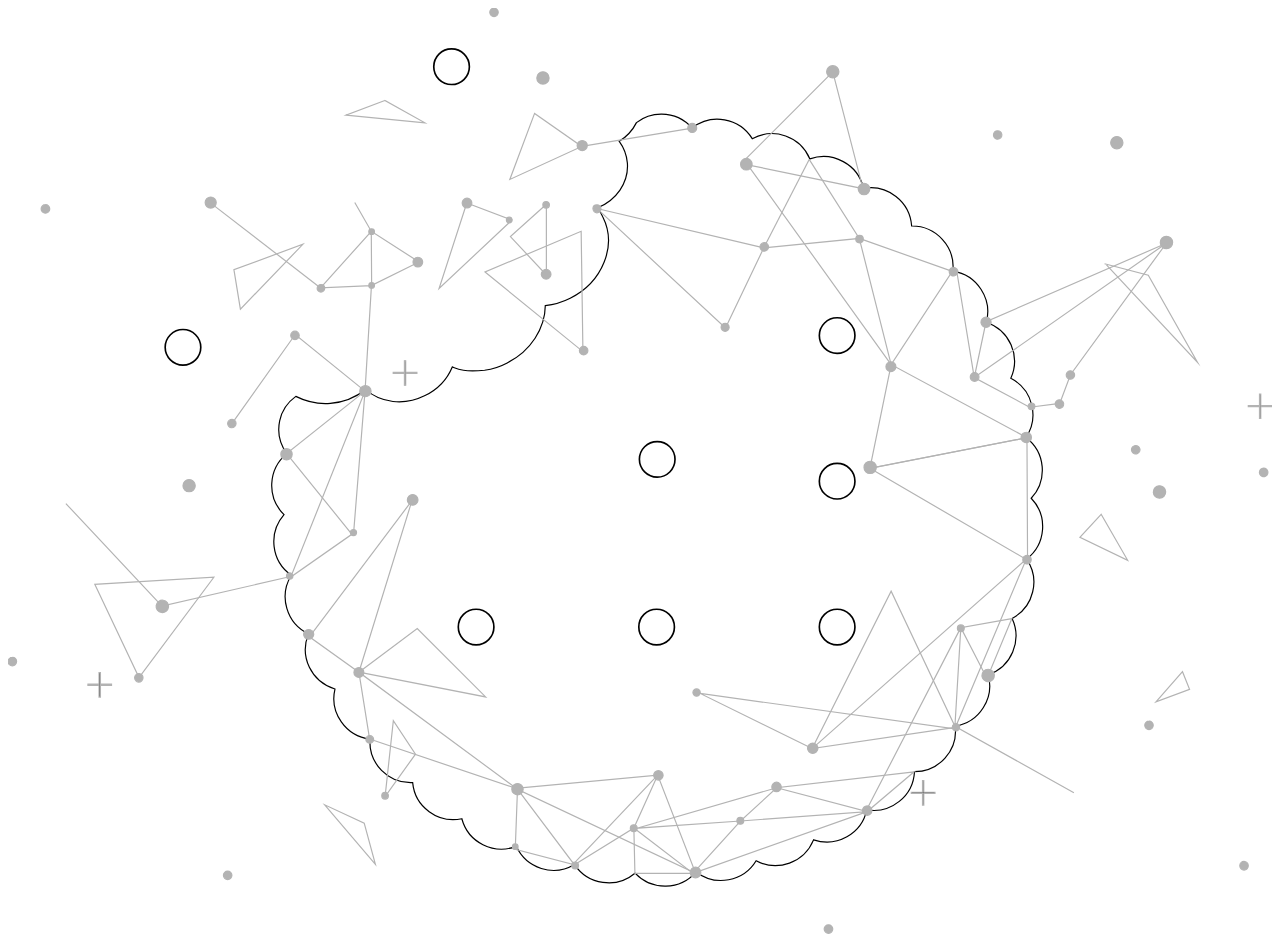
<file: demo.html>
<!DOCTYPE html>
<html lang="en">
  <head>
    <meta charset="UTF-8" />
    <meta http-equiv="X-UA-Compatible" content="IE=edge" />
    <meta name="viewport" content="width=device-width, initial-scale=1.0" />
    <title>Demo</title>
  </head>
  <body>
    <svg
      version="1.1"
      id="Layer_1"
      xmlns="http://www.w3.org/2000/svg"
      xmlns:xlink="http://www.w3.org/1999/xlink"
      x="0px"
      y="0px"
      viewBox="0 0 1072 785"
      style="enable-background: new 0 0 1072 785"
      xml:space="preserve"
    >
      <style type="text/css">
        .st0 {
          fill: none;
          stroke: #000000;
          stroke-miterlimit: 10;
        }
        .st1 {
          fill: none;
          stroke: #000000;
          stroke-width: 1.4;
          stroke-miterlimit: 10;
        }
        .st2 {
          fill: none;
          stroke: #b3b3b3;
          stroke-miterlimit: 10;
        }
        .st3 {
          fill: #b3b3b3;
          stroke: #b3b3b3;
          stroke-miterlimit: 10;
        }
        .st4 {
          stroke: #b3b3b3;
          stroke-miterlimit: 10;
        }
      </style>
      <path
        class="st0"
        d="M404.2,307.2c-18.4,1.7-23.1-1.1-27.4-2.8c-4.1,10-12.1,18.8-23.1,24.3c-17.8,8.9-38,6.2-50.4-5.2 c-8.2,6.5-18.5,10.9-29.9,11.8c-10.6,0.8-20.6-1.5-29.3-5.9c-6.8,4.9-11.9,12-13.7,20.8c-2.1,10.1,0.4,20,6,27.7 c-7.3,6.1-12.2,15.1-12.7,25.4s3.6,19.7,10.4,26.4c-6.3,7.2-9.6,16.9-8.4,27.1s6.8,18.8,14.6,24.3c-5,8.1-6.7,18.2-3.8,28.1 s9.7,17.5,18.4,21.6c-3.7,8.8-3.7,19.1,0.7,28.4c4.5,9.3,12.5,15.6,21.7,18.4c-2.2,9.3-0.5,19.4,5.4,27.8 c5.9,8.4,14.8,13.4,24.3,14.6c-0.6,9.5,2.6,19.2,9.8,26.6c7.2,7.4,16.9,10.8,26.4,10.4c0.9,9.5,5.7,18.6,14,24.6 c8.3,6.1,18.4,7.9,27.7,6c2.5,9.2,8.7,17.4,17.9,22c9.2,4.6,19.4,4.8,28.3,1.4c4,8.7,11.4,15.7,21.2,18.8s19.9,1.6,28.2-3.3 c5.3,7.9,13.8,13.7,24,15.1c10.2,1.5,20-1.7,27.3-7.8c6.5,6.9,15.9,11.2,26.2,11s19.4-4.9,25.6-12.1c7.6,5.8,17.5,8.5,27.6,6.6 s18.4-8,23.3-16.1c8.4,4.5,18.6,5.5,28.3,2s16.8-11,20.4-19.7c9,3,19.3,2.4,28.3-2.6s14.8-13.5,16.9-22.8c9.4,1.5,19.4-0.7,27.5-7.2 c8-6.4,12.4-15.7,12.9-25.2c9.6,0,19-3.9,25.9-11.6c6.9-7.6,9.7-17.5,8.7-27c9.4-1.6,18.2-6.9,23.7-15.6c5.6-8.7,6.7-18.9,4.2-28.1 c9-3.1,16.8-9.8,20.8-19.3s3.5-19.7-0.5-28.4c8.4-4.5,15-12.4,17.4-22.4c2.5-10,0.3-20-5.1-27.9c7.5-5.8,12.7-14.7,13.5-24.9 c0.8-10.3-3-19.8-9.6-26.7c6.5-7,10.1-16.6,9.3-26.8c-0.9-10.3-6.2-19.1-13.8-24.8c5.3-7.9,7.4-18,4.8-28 c-2.5-10-9.2-17.8-17.6-22.2c3.9-8.7,4.3-19,0.2-28.4c-4.2-9.4-12-16-21-19.1c2.5-9.2,1.1-19.4-4.5-28s-14.4-13.9-23.8-15.4 c0.9-9.5-2-19.3-9-26.9s-16.5-11.4-26-11.3c-0.7-9.5-5.1-18.7-13.3-25.1c-8.1-6.3-18.1-8.5-27.5-6.9c-2.2-9.3-8.1-17.7-17.2-22.6 c-9-4.9-19.3-5.5-28.3-2.3c-3.7-8.8-10.9-16.1-20.6-19.5c-9.7-3.4-19.9-2.2-28.3,2.3c-5.1-8.1-13.3-14.1-23.5-15.9 c-10.1-1.8-20,1.1-27.5,6.9c-6.3-7.1-15.5-11.7-25.8-11.8c-8.1-0.1-15.5,2.6-21.4,7.2c-3.2,6.4-8.3,11.9-14.6,15.9 c3.9,5.3,6.3,11.5,6.9,18.3c1.3,16.8-9.5,31.9-25.6,38.2c1.9,2.3,3.5,4.8,4.8,7.6c12.2,24.4-0.2,55.2-27.7,69 c-6.9,3.5-14.1,5.5-21.1,6.2c-0.2,19.2-12.2,38.5-32.3,48.6C417,304.4,410.6,306.3,404.2,307.2"
        data-original="M404.2,307.2c-18.4,1.7-23.1-1.1-27.4-2.8c-4.1,10-12.1,18.8-23.1,24.3c-17.8,8.9-38,6.2-50.4-5.2 c-8.2,6.5-18.5,10.9-29.9,11.8c-10.6,0.8-20.6-1.5-29.3-5.9c-6.8,4.9-11.9,12-13.7,20.8c-2.1,10.1,0.4,20,6,27.7 c-7.3,6.1-12.2,15.1-12.7,25.4s3.6,19.7,10.4,26.4c-6.3,7.2-9.6,16.9-8.4,27.1s6.8,18.8,14.6,24.3c-5,8.1-6.7,18.2-3.8,28.1 s9.7,17.5,18.4,21.6c-3.7,8.8-3.7,19.1,0.7,28.4c4.5,9.3,12.5,15.6,21.7,18.4c-2.2,9.3-0.5,19.4,5.4,27.8 c5.9,8.4,14.8,13.4,24.3,14.6c-0.6,9.5,2.6,19.2,9.8,26.6c7.2,7.4,16.9,10.8,26.4,10.4c0.9,9.5,5.7,18.6,14,24.6 c8.3,6.1,18.4,7.9,27.7,6c2.5,9.2,8.7,17.4,17.9,22c9.2,4.6,19.4,4.8,28.3,1.4c4,8.7,11.4,15.7,21.2,18.8s19.9,1.6,28.2-3.3 c5.3,7.9,13.8,13.7,24,15.1c10.2,1.5,20-1.7,27.3-7.8c6.5,6.9,15.9,11.2,26.2,11s19.4-4.9,25.6-12.1c7.6,5.8,17.5,8.5,27.6,6.6 s18.4-8,23.3-16.1c8.4,4.5,18.6,5.5,28.3,2s16.8-11,20.4-19.7c9,3,19.3,2.4,28.3-2.6s14.8-13.5,16.9-22.8c9.4,1.5,19.4-0.7,27.5-7.2 c8-6.4,12.4-15.7,12.9-25.2c9.6,0,19-3.9,25.9-11.6c6.9-7.6,9.7-17.5,8.7-27c9.4-1.6,18.2-6.9,23.7-15.6c5.6-8.7,6.7-18.9,4.2-28.1 c9-3.1,16.8-9.8,20.8-19.3s3.5-19.7-0.5-28.4c8.4-4.5,15-12.4,17.4-22.4c2.5-10,0.3-20-5.1-27.9c7.5-5.8,12.7-14.7,13.5-24.9 c0.8-10.3-3-19.8-9.6-26.7c6.5-7,10.1-16.6,9.3-26.8c-0.9-10.3-6.2-19.1-13.8-24.8c5.3-7.9,7.4-18,4.8-28 c-2.5-10-9.2-17.8-17.6-22.2c3.9-8.7,4.3-19,0.2-28.4c-4.2-9.4-12-16-21-19.1c2.5-9.2,1.1-19.4-4.5-28s-14.4-13.9-23.8-15.4 c0.9-9.5-2-19.3-9-26.9s-16.5-11.4-26-11.3c-0.7-9.5-5.1-18.7-13.3-25.1c-8.1-6.3-18.1-8.5-27.5-6.9c-2.2-9.3-8.1-17.7-17.2-22.6 c-9-4.9-19.3-5.5-28.3-2.3c-3.7-8.8-10.9-16.1-20.6-19.5c-9.7-3.4-19.9-2.2-28.3,2.3c-5.1-8.1-13.3-14.1-23.5-15.9 c-10.1-1.8-20,1.1-27.5,6.9c-6.3-7.1-15.5-11.7-25.8-11.8c-8.1-0.1-15.5,2.6-21.4,7.2c-3.2,6.4-8.3,11.9-14.6,15.9 c3.9,5.3,6.3,11.5,6.9,18.3c1.3,16.8-9.5,31.9-25.6,38.2c1.9,2.3,3.5,4.8,4.8,7.6c12.2,24.4-0.2,55.2-27.7,69 c-6.9,3.5-14.1,5.5-21.1,6.2c-0.2,19.2-12.2,38.5-32.3,48.6C417,304.4,410.6,306.3,404.2,307.2"
      ></path>
      <path
        class="st1"
        d="M703.2,292.9c-8.3,0-15.1-6.7-15.1-15.1c0-8.3,6.8-15.1,15.1-15.1s15.1,6.8,15.1,15.1S711.5,292.9,703.2,292.9"
        data-original="M703.2,292.9c-8.3,0-15.1-6.7-15.1-15.1c0-8.3,6.8-15.1,15.1-15.1s15.1,6.8,15.1,15.1S711.5,292.9,703.2,292.9"
      ></path>
      <path
        class="st1"
        d="M703.2,416.4c-8.3,0-15.1-6.8-15.1-15.1c0-8.3,6.8-15.1,15.1-15.1s15.1,6.7,15.1,15.1 C718.3,409.6,711.5,416.4,703.2,416.4"
        data-original="M703.2,416.4c-8.3,0-15.1-6.8-15.1-15.1c0-8.3,6.8-15.1,15.1-15.1s15.1,6.7,15.1,15.1 C718.3,409.6,711.5,416.4,703.2,416.4"
      ></path>
      <path
        class="st1"
        d="M703.2,540.1c-8.3,0-15.1-6.8-15.1-15.1s6.8-15.1,15.1-15.1s15.1,6.8,15.1,15.1S711.5,540.1,703.2,540.1"
        data-original="M703.2,540.1c-8.3,0-15.1-6.8-15.1-15.1s6.8-15.1,15.1-15.1s15.1,6.8,15.1,15.1S711.5,540.1,703.2,540.1"
      ></path>
      <path
        class="st1"
        d="M376.2,64.9c-8.4,0-15.1-6.7-15.1-15.1c0-8.3,6.7-15.1,15.1-15.1c8.3,0,15.1,6.8,15.1,15.1 C391.3,58.1,384.5,64.9,376.2,64.9"
        data-original="M376.2,64.9c-8.4,0-15.1-6.7-15.1-15.1c0-8.3,6.7-15.1,15.1-15.1c8.3,0,15.1,6.8,15.1,15.1 C391.3,58.1,384.5,64.9,376.2,64.9"
      ></path>
      <path
        class="st1"
        d="M550.1,540.1c-8.4,0-15.1-6.8-15.1-15.1s6.7-15.1,15.1-15.1c8.3,0,15.1,6.8,15.1,15.1 C565.2,533.3,558.4,540.1,550.1,540.1"
        data-original="M550.1,540.1c-8.4,0-15.1-6.8-15.1-15.1s6.7-15.1,15.1-15.1c8.3,0,15.1,6.8,15.1,15.1 C565.2,533.3,558.4,540.1,550.1,540.1"
      ></path>
      <path
        class="st1"
        d="M550.6,397.9c-8.3,0-15.1-6.8-15.1-15.1c0-8.3,6.8-15.1,15.1-15.1s15.1,6.7,15.1,15.1 C565.7,391.2,558.9,397.9,550.6,397.9"
        data-original="M550.6,397.9c-8.3,0-15.1-6.8-15.1-15.1c0-8.3,6.8-15.1,15.1-15.1s15.1,6.7,15.1,15.1 C565.7,391.2,558.9,397.9,550.6,397.9"
      ></path>
      <path
        class="st1"
        d="M397,540.1c-8.3,0-15.1-6.8-15.1-15.1s6.8-15.1,15.1-15.1c8.3,0,15.1,6.8,15.1,15.1S405.4,540.1,397,540.1"
        data-original="M397,540.1c-8.3,0-15.1-6.8-15.1-15.1s6.8-15.1,15.1-15.1c8.3,0,15.1,6.8,15.1,15.1S405.4,540.1,397,540.1"
      ></path>
      <path
        class="st2"
        d="M682,628.1l-95-46.8l216,30l60.6-143.8L682,628.1z"
        data-original="M682,628.1l-95-46.8l216,30l60.6-143.8L682,628.1z"
      ></path>
      <path
        class="st2"
        d="M768.5,647.8L652,661.3l76.7,20.2L768.5,647.8z"
        data-original="M768.5,647.8L652,661.3l76.7,20.2L768.5,647.8z"
      ></path>
      <path
        class="st2"
        d="M904,665.5l-100.9-56.3L749,494.6l-67,133.5l123-18.2"
        data-original="M904,665.5l-100.9-56.3L749,494.6l-67,133.5l123-18.2"
      ></path>
      <path
        class="st2"
        d="M851.3,517.9l-43.2,7.6l22.2,43.1L851.3,517.9z"
        data-original="M851.3,517.9l-43.2,7.6l22.2,43.1L851.3,517.9z"
      ></path>
      <path
        class="st2"
        d="M749,302.4l-18,88l133.2-26L749,302.4z"
        data-original="M749,302.4l-18,88l133.2-26L749,302.4z"
      ></path>
      <path
        class="st2"
        d="M868.2,338.4l23.8-3.1l9.1-24.3l81.3-111.5"
        data-original="M868.2,338.4l23.8-3.1l9.1-24.3l81.3-111.5"
      ></path>
      <path
        class="st2"
        d="M931.6,217.9l77.3,82.7l-41.8-74l-37.1-9.7"
        data-original="M931.6,217.9l77.3,82.7l-41.8-74l-37.1-9.7"
      ></path>
      <path
        class="st2"
        d="M982.4,199.5L819.5,313.4l10-47.3L982.4,199.5z"
        data-original="M982.4,199.5L819.5,313.4l10-47.3L982.4,199.5z"
      ></path>
      <path
        class="st2"
        d="M722,195.4l78.9,28l-51.9,79L722,195.4z"
        data-original="M722,195.4l78.9,28l-51.9,79L722,195.4z"
      ></path>
      <path
        class="st2"
        d="M641,203.4l81-8l-42.5-67"
        data-original="M641,203.4l81-8l-42.5-67"
      ></path>
      <path
        class="st2"
        d="M679.5,128.4l-38.5,75"
        data-original="M679.5,128.4l-38.5,75"
      ></path>
      <path
        class="st2"
        d="M499.4,170L641,203.4l-32.5,68L499.4,170z"
        data-original="M499.4,170L641,203.4l-32.5,68L499.4,170z"
      ></path>
      <path
        class="st2"
        d="M404.6,223.9l83,67.5l-1.5-102L404.6,223.9z"
        data-original="M404.6,223.9l83,67.5l-1.5-102L404.6,223.9z"
      ></path>
      <path
        class="st2"
        d="M456.6,166.4l-30.5,27.5l30.5,32.5V166.4z"
        data-original="M456.6,166.4l-30.5,27.5l30.5,32.5V166.4z"
      ></path>
      <path
        class="st2"
        d="M389.1,165.4l-23.5,72.5l61.8-58.1L389.1,165.4z"
        data-original="M389.1,165.4l-23.5,72.5l61.8-58.1L389.1,165.4z"
      ></path>
      <path
        class="st2"
        d="M446.6,89.4l-21,56l61-28L446.6,89.4z"
        data-original="M446.6,89.4l-21,56l61-28L446.6,89.4z"
      ></path>
      <path
        class="st2"
        d="M486.6,117.4l93.7-15.5"
        data-original="M486.6,117.4l93.7-15.5"
      ></path>
      <path
        class="st2"
        d="M319.6,78.4l-33,12.5l67,6.5L319.6,78.4z"
        data-original="M319.6,78.4l-33,12.5l67,6.5L319.6,78.4z"
      ></path>
      <path
        class="st2"
        d="M170.6,164.4l94.5,73"
        data-original="M170.6,164.4l94.5,73"
      ></path>
      <path
        class="st2"
        d="M191.6,221.9l5.5,33.5l53-55L191.6,221.9z"
        data-original="M191.6,221.9l5.5,33.5l53-55L191.6,221.9z"
      ></path>
      <path
        class="st2"
        d="M189.6,352.9l54-76l59.2,48l5.6-92l-0.3-43.5l40.5,26l-40.5,20l-43,2l43-48l-14-24.5"
        data-original="M189.6,352.9l54-76l59.2,48l5.6-92l-0.3-43.5l40.5,26l-40.5,20l-43,2l43-48l-14-24.5"
      ></path>
      <path
        class="st2"
        d="M302.8,324.9l-66.5,53l54.2,67"
        data-original="M302.8,324.9l-66.5,53l54.2,67"
      ></path>
      <path
        class="st2"
        d="M302.8,324.9l-9.7,120.4l-53.3,37.3L302.8,324.9z"
        data-original="M302.8,324.9l-9.7,120.4l-53.3,37.3L302.8,324.9z"
      ></path>
      <path
        class="st2"
        d="M237.8,482.6l-107.2,24.7l-81.5-87"
        data-original="M237.8,482.6l-107.2,24.7l-81.5-87"
      ></path>
      <path
        class="st2"
        d="M73.6,488.8l37.5,79l63.5-85L73.6,488.8z"
        data-original="M73.6,488.8l37.5,79l63.5-85L73.6,488.8z"
      ></path>
      <path
        class="st2"
        d="M297.6,563.3l49.5-37l58,58L297.6,563.3z"
        data-original="M297.6,563.3l49.5-37l58,58L297.6,563.3z"
      ></path>
      <path
        class="st2"
        d="M326.8,604.5l-7,64.3l25.8-36L326.8,604.5z"
        data-original="M326.8,604.5l-7,64.3l25.8-36L326.8,604.5z"
      ></path>
      <path
        class="st2"
        d="M306.7,620l124.6,42l-133.7-98.7L306.7,620z"
        data-original="M306.7,620l124.6,42l-133.7-98.7L306.7,620z"
      ></path>
      <path
        class="st2"
        d="M430.3,661.8L551,650.6l32.2,83.2L430.3,661.8z"
        data-original="M430.3,661.8L551,650.6l32.2,83.2L430.3,661.8z"
      ></path>
      <path
        class="st2"
        d="M652,661.3l-118.5,34.3l87.8-6.1L652,661.3L652,661.3z"
        data-original="M652,661.3l-118.5,34.3l87.8-6.1L652,661.3L652,661.3z"
      ></path>
      <path
        class="st2"
        d="M268.6,675.8l43,50.5l-9.5-35L268.6,675.8z"
        data-original="M268.6,675.8l43,50.5l-9.5-35L268.6,675.8z"
      ></path>
      <path
        class="st2"
        d="M731,390.4l133.7,77.9l-0.5-103.9L731,390.4z"
        data-original="M731,390.4l133.7,77.9l-0.5-103.9L731,390.4z"
      ></path>
      <path
        class="st2"
        d="M927.1,429.4l-18,19.5l40.5,19.5L927.1,429.4z"
        data-original="M927.1,429.4l-18,19.5l40.5,19.5L927.1,429.4z"
      ></path>
      <path
        class="st2"
        d="M973.6,588.4l22.5-25.5l6,15L973.6,588.4z"
        data-original="M973.6,588.4l22.5-25.5l6,15L973.6,588.4z"
      ></path>
      <path
        class="st2"
        d="M749,302.4L627.3,133l97.8,20.2l-25.6-99.1l-73.3,73.5"
        data-original="M749,302.4L627.3,133l97.8,20.2l-25.6-99.1l-73.3,73.5"
      ></path>
      <path
        class="st2"
        d="M342.6,417.8l-45,145.5l-42-30L342.6,417.8z"
        data-original="M342.6,417.8l-45,145.5l-42-30L342.6,417.8z"
      ></path>
      <path
        class="st2"
        d="M432.1,662.5l-1.9,51.1l50.2,13.1L432.1,662.5"
        data-original="M432.1,662.5l-1.9,51.1l50.2,13.1L432.1,662.5"
      ></path>
      <path
        class="st2"
        d="M481,724.4l70-73.8l-20.2,44.9l-50.4,31.2"
        data-original="M481,724.4l70-73.8l-20.2,44.9l-50.4,31.2"
      ></path>
      <path
        class="st3"
        d="M980.4,414.1c2-2.1,1.9-5.4-0.2-7.4c-2.1-2-5.4-1.9-7.4,0.2s-1.9,5.4,0.2,7.4 C975.1,416.2,978.4,416.2,980.4,414.1z"
        data-original="M980.4,414.1c2-2.1,1.9-5.4-0.2-7.4c-2.1-2-5.4-1.9-7.4,0.2s-1.9,5.4,0.2,7.4 C975.1,416.2,978.4,416.2,980.4,414.1z"
      ></path>
      <path
        class="st3"
        d="M986.3,202.5c2-2.1,1.9-5.4-0.2-7.4c-2.1-2-5.4-1.9-7.4,0.2c-2,2.1-1.9,5.4,0.2,7.4 C980.9,204.7,984.3,204.6,986.3,202.5z"
        data-original="M986.3,202.5c2-2.1,1.9-5.4-0.2-7.4c-2.1-2-5.4-1.9-7.4,0.2c-2,2.1-1.9,5.4,0.2,7.4 C980.9,204.7,984.3,204.6,986.3,202.5z"
      ></path>
      <path
        class="st3"
        d="M483.9,727.3c0,1.6-1.3,2.9-2.9,2.9s-2.9-1.3-2.9-2.9s1.3-2.9,2.9-2.9S483.9,725.7,483.9,727.3z"
        data-original="M483.9,727.3c0,1.6-1.3,2.9-2.9,2.9s-2.9-1.3-2.9-2.9s1.3-2.9,2.9-2.9S483.9,725.7,483.9,727.3z"
      ></path>
      <path
        class="st3"
        d="M533.6,695.6c0,1.6-1.3,2.9-2.9,2.9s-2.9-1.3-2.9-2.9s1.3-2.9,2.9-2.9S533.6,694,533.6,695.6z"
        data-original="M533.6,695.6c0,1.6-1.3,2.9-2.9,2.9s-2.9-1.3-2.9-2.9s1.3-2.9,2.9-2.9S533.6,694,533.6,695.6z"
      ></path>
      <path
        class="st3"
        d="M624,689.3c0,1.6-1.3,2.9-2.9,2.9s-2.9-1.3-2.9-2.9s1.3-2.9,2.9-2.9S624,687.7,624,689.3z"
        data-original="M624,689.3c0,1.6-1.3,2.9-2.9,2.9s-2.9-1.3-2.9-2.9s1.3-2.9,2.9-2.9S624,687.7,624,689.3z"
      ></path>
      <path
        class="st3"
        d="M430.2,708.9c-1.3,0-2.4,1.1-2.4,2.4c0,1.3,1.1,2.4,2.4,2.4s2.4-1.1,2.4-2.4S431.5,708.9,430.2,708.9z"
        data-original="M430.2,708.9c-1.3,0-2.4,1.1-2.4,2.4c0,1.3,1.1,2.4,2.4,2.4s2.4-1.1,2.4-2.4S431.5,708.9,430.2,708.9z"
      ></path>
      <path
        class="st3"
        d="M584.1,101.7c0-2.1-1.7-3.8-3.8-3.8s-3.8,1.7-3.8,3.8c0,2.1,1.7,3.9,3.8,3.9S584.1,103.9,584.1,101.7z"
        data-original="M584.1,101.7c0-2.1-1.7-3.8-3.8-3.8s-3.8,1.7-3.8,3.8c0,2.1,1.7,3.9,3.8,3.9S584.1,103.9,584.1,101.7z"
      ></path>
      <path
        class="st3"
        d="M487,112.4c-2.4,0-4.3,1.9-4.3,4.3s1.9,4.3,4.3,4.3s4.3-1.9,4.3-4.3S489.3,112.4,487,112.4z"
        data-original="M487,112.4c-2.4,0-4.3,1.9-4.3,4.3s1.9,4.3,4.3,4.3s4.3-1.9,4.3-4.3S489.3,112.4,487,112.4z"
      ></path>
      <path
        class="st3"
        d="M863.6,359.8c-2.4,0-4.4,2-4.4,4.4s2,4.4,4.4,4.4s4.4-2,4.4-4.4S866,359.8,863.6,359.8z"
        data-original="M863.6,359.8c-2.4,0-4.4,2-4.4,4.4s2,4.4,4.4,4.4s4.4-2,4.4-4.4S866,359.8,863.6,359.8z"
      ></path>
      <path
        class="st3"
        d="M732.7,680.7c0,2.2-1.8,4-4,4c-2.2,0-4-1.8-4-4c0-2.2,1.8-4,4-4C730.9,676.7,732.7,678.5,732.7,680.7z"
        data-original="M732.7,680.7c0,2.2-1.8,4-4,4c-2.2,0-4-1.8-4-4c0-2.2,1.8-4,4-4C730.9,676.7,732.7,678.5,732.7,680.7z"
      ></path>
      <path
        class="st3"
        d="M587.6,733.2c0,2.5-2,4.5-4.5,4.5c-2.5,0-4.5-2-4.5-4.5s2-4.5,4.5-4.5C585.6,728.7,587.6,730.7,587.6,733.2z"
        data-original="M587.6,733.2c0,2.5-2,4.5-4.5,4.5c-2.5,0-4.5-2-4.5-4.5s2-4.5,4.5-4.5C585.6,728.7,587.6,730.7,587.6,733.2z"
      ></path>
      <path
        class="st3"
        d="M551.6,646.8c-2.2,0-4,1.8-4,4s1.8,4,4,4s4-1.8,4-4S553.8,646.8,551.6,646.8z"
        data-original="M551.6,646.8c-2.2,0-4,1.8-4,4s1.8,4,4,4s4-1.8,4-4S553.8,646.8,551.6,646.8z"
      ></path>
      <path
        class="st3"
        d="M651.8,656.6c-2.2,0-4,1.8-4,4s1.8,4,4,4s4-1.8,4-4C655.8,658.4,654,656.6,651.8,656.6z"
        data-original="M651.8,656.6c-2.2,0-4,1.8-4,4s1.8,4,4,4s4-1.8,4-4C655.8,658.4,654,656.6,651.8,656.6z"
      ></path>
      <path
        class="st3"
        d="M456.4,164.1c-1.6,0-2.8,1.3-2.8,2.8c0,1.6,1.3,2.8,2.8,2.8c1.6,0,2.8-1.3,2.8-2.8 C459.2,165.4,457.9,164.1,456.4,164.1z"
        data-original="M456.4,164.1c-1.6,0-2.8,1.3-2.8,2.8c0,1.6,1.3,2.8,2.8,2.8c1.6,0,2.8-1.3,2.8-2.8 C459.2,165.4,457.9,164.1,456.4,164.1z"
      ></path>
      <path
        class="st3"
        d="M807.1,609.9c0,1.7-1.4,3.1-3.1,3.1s-3.1-1.4-3.1-3.1c0-1.7,1.4-3.1,3.1-3.1S807.1,608.2,807.1,609.9z"
        data-original="M807.1,609.9c0,1.7-1.4,3.1-3.1,3.1s-3.1-1.4-3.1-3.1c0-1.7,1.4-3.1,3.1-3.1S807.1,608.2,807.1,609.9z"
      ></path>
      <path
        class="st3"
        d="M584,577.5c-1.7,0-3.1,1.4-3.1,3.1s1.4,3.1,3.1,3.1c1.7,0,3.1-1.4,3.1-3.1S585.7,577.5,584,577.5z"
        data-original="M584,577.5c-1.7,0-3.1,1.4-3.1,3.1s1.4,3.1,3.1,3.1c1.7,0,3.1-1.4,3.1-3.1S585.7,577.5,584,577.5z"
      ></path>
      <path
        class="st3"
        d="M686.9,627.8c0,2.4-2,4.4-4.4,4.4s-4.4-2-4.4-4.4s2-4.4,4.4-4.4S686.9,625.4,686.9,627.8z"
        data-original="M686.9,627.8c0,2.4-2,4.4-4.4,4.4s-4.4-2-4.4-4.4s2-4.4,4.4-4.4S686.9,625.4,686.9,627.8z"
      ></path>
      <path
        class="st3"
        d="M868.1,335c-1.6,0-2.9,1.3-2.9,2.8c0,1.6,1.3,2.9,2.9,2.9s2.8-1.3,2.8-2.9C871,336.3,869.7,335,868.1,335z"
        data-original="M868.1,335c-1.6,0-2.9,1.3-2.9,2.8c0,1.6,1.3,2.9,2.9,2.9s2.8-1.3,2.8-2.9C871,336.3,869.7,335,868.1,335z"
      ></path>
      <path
        class="st3"
        d="M833.8,266.5c0-2.4-1.9-4.3-4.3-4.3c-2.4,0-4.3,1.9-4.3,4.3s1.9,4.3,4.3,4.3 C831.9,270.8,833.8,268.9,833.8,266.5z"
        data-original="M833.8,266.5c0-2.4-1.9-4.3-4.3-4.3c-2.4,0-4.3,1.9-4.3,4.3s1.9,4.3,4.3,4.3 C831.9,270.8,833.8,268.9,833.8,266.5z"
      ></path>
      <path
        class="st3"
        d="M748.8,300c-2.3,0-4.2,1.9-4.2,4.2s1.9,4.2,4.2,4.2s4.2-1.9,4.2-4.2C753.1,301.8,751.2,300,748.8,300z"
        data-original="M748.8,300c-2.3,0-4.2,1.9-4.2,4.2s1.9,4.2,4.2,4.2s4.2-1.9,4.2-4.2C753.1,301.8,751.2,300,748.8,300z"
      ></path>
      <path
        class="st3"
        d="M808.1,523.2c-1.6,0-2.9,1.3-2.9,2.9c0,1.6,1.3,2.9,2.9,2.9c1.6,0,2.9-1.3,2.9-2.9S809.7,523.2,808.1,523.2z"
        data-original="M808.1,523.2c-1.6,0-2.9,1.3-2.9,2.9c0,1.6,1.3,2.9,2.9,2.9c1.6,0,2.9-1.3,2.9-2.9S809.7,523.2,808.1,523.2z"
      ></path>
      <path
        class="st3"
        d="M819.8,309.2c-2,0-3.7,1.6-3.7,3.7c0,2,1.6,3.7,3.7,3.7c2,0,3.7-1.6,3.7-3.7 C823.5,310.8,821.8,309.2,819.8,309.2z"
        data-original="M819.8,309.2c-2,0-3.7,1.6-3.7,3.7c0,2,1.6,3.7,3.7,3.7c2,0,3.7-1.6,3.7-3.7 C823.5,310.8,821.8,309.2,819.8,309.2z"
      ></path>
      <path
        class="st3"
        d="M641.4,199c-2,0-3.6,1.6-3.6,3.6s1.6,3.6,3.6,3.6s3.6-1.6,3.6-3.6S643.4,199,641.4,199z"
        data-original="M641.4,199c-2,0-3.6,1.6-3.6,3.6s1.6,3.6,3.6,3.6s3.6-1.6,3.6-3.6S643.4,199,641.4,199z"
      ></path>
      <path
        class="st3"
        d="M719,196c0,1.8,1.4,3.2,3.2,3.2s3.2-1.4,3.2-3.2s-1.4-3.2-3.2-3.2S719,194.2,719,196z"
        data-original="M719,196c0,1.8,1.4,3.2,3.2,3.2s3.2-1.4,3.2-3.2s-1.4-3.2-3.2-3.2S719,194.2,719,196z"
      ></path>
      <path
        class="st3"
        d="M726,158.4c2.7,0,4.9-2.2,4.9-4.9s-2.2-4.9-4.9-4.9s-4.9,2.2-4.9,4.9S723.3,158.4,726,158.4z"
        data-original="M726,158.4c2.7,0,4.9-2.2,4.9-4.9s-2.2-4.9-4.9-4.9s-4.9,2.2-4.9,4.9S723.3,158.4,726,158.4z"
      ></path>
      <path
        class="st3"
        d="M626.2,137.4c2.7,0,4.9-2.2,4.9-4.9s-2.2-4.9-4.9-4.9s-4.9,2.2-4.9,4.9S623.5,137.4,626.2,137.4z"
        data-original="M626.2,137.4c2.7,0,4.9-2.2,4.9-4.9s-2.2-4.9-4.9-4.9s-4.9,2.2-4.9,4.9S623.5,137.4,626.2,137.4z"
      ></path>
      <path
        class="st3"
        d="M238.9,479.1c-1.5,0-2.7,1.2-2.7,2.7s1.2,2.7,2.7,2.7s2.7-1.2,2.7-2.7C241.6,480.3,240.4,479.1,238.9,479.1z"
        data-original="M238.9,479.1c-1.5,0-2.7,1.2-2.7,2.7s1.2,2.7,2.7,2.7s2.7-1.2,2.7-2.7C241.6,480.3,240.4,479.1,238.9,479.1z"
      ></path>
      <path
        class="st3"
        d="M301.8,563.5c0,2.3-1.9,4.2-4.2,4.2c-2.3,0-4.2-1.9-4.2-4.2s1.9-4.2,4.2-4.2 C299.9,559.3,301.8,561.2,301.8,563.5z"
        data-original="M301.8,563.5c0,2.3-1.9,4.2-4.2,4.2c-2.3,0-4.2-1.9-4.2-4.2s1.9-4.2,4.2-4.2 C299.9,559.3,301.8,561.2,301.8,563.5z"
      ></path>
      <path
        class="st3"
        d="M255,527.1c-2.4,0-4.3,1.8-4.3,4.1c0,2.2,1.9,4.1,4.3,4.1c2.4,0,4.3-1.8,4.3-4.1 C259.3,528.9,257.4,527.1,255,527.1z"
        data-original="M255,527.1c-2.4,0-4.3,1.8-4.3,4.1c0,2.2,1.9,4.1,4.3,4.1c2.4,0,4.3-1.8,4.3-4.1 C259.3,528.9,257.4,527.1,255,527.1z"
      ></path>
      <path
        class="st3"
        d="M241,378.5c0,2.7-2.1,4.8-4.8,4.8s-4.8-2.1-4.8-4.8s2.1-4.8,4.8-4.8S241,375.8,241,378.5z"
        data-original="M241,378.5c0,2.7-2.1,4.8-4.8,4.8s-4.8-2.1-4.8-4.8s2.1-4.8,4.8-4.8S241,375.8,241,378.5z"
      ></path>
      <path
        class="st3"
        d="M243.4,274.1c-2,0-3.6,1.6-3.6,3.6s1.6,3.6,3.6,3.6s3.6-1.6,3.6-3.6C246.9,275.7,245.3,274.1,243.4,274.1z"
        data-original="M243.4,274.1c-2,0-3.6,1.6-3.6,3.6s1.6,3.6,3.6,3.6s3.6-1.6,3.6-3.6C246.9,275.7,245.3,274.1,243.4,274.1z"
      ></path>
      <path
        class="st3"
        d="M186.3,352.2c-0.1,2,1.4,3.7,3.3,3.8c2,0.1,3.7-1.4,3.8-3.4s-1.4-3.7-3.3-3.8 C188.1,348.8,186.4,350.3,186.3,352.2z"
        data-original="M186.3,352.2c-0.1,2,1.4,3.7,3.3,3.8c2,0.1,3.7-1.4,3.8-3.4s-1.4-3.7-3.3-3.8 C188.1,348.8,186.4,350.3,186.3,352.2z"
      ></path>
      <path
        class="st3"
        d="M107.4,567.9c-0.1,2,1.4,3.7,3.3,3.8c2,0.1,3.7-1.4,3.8-3.4c0.1-2-1.4-3.7-3.3-3.8 C109.2,564.5,107.5,566,107.4,567.9z"
        data-original="M107.4,567.9c-0.1,2,1.4,3.7,3.3,3.8c2,0.1,3.7-1.4,3.8-3.4c0.1-2-1.4-3.7-3.3-3.8 C109.2,564.5,107.5,566,107.4,567.9z"
      ></path>
      <path
        class="st3"
        d="M803.6,220.5c-1.7-1-3.9-0.3-4.9,1.4s-0.3,3.9,1.4,4.9s3.9,0.3,4.9-1.4C805.9,223.6,805.3,221.5,803.6,220.5z"
        data-original="M803.6,220.5c-1.7-1-3.9-0.3-4.9,1.4s-0.3,3.9,1.4,4.9s3.9,0.3,4.9-1.4C805.9,223.6,805.3,221.5,803.6,220.5z"
      ></path>
      <path
        class="st3"
        d="M837.9,104.4c-1.8,0.8-2.6,2.9-1.8,4.7c0.8,1.8,2.9,2.6,4.7,1.8s2.6-2.9,1.8-4.7 C841.9,104.4,839.7,103.6,837.9,104.4z"
        data-original="M837.9,104.4c-1.8,0.8-2.6,2.9-1.8,4.7c0.8,1.8,2.9,2.6,4.7,1.8s2.6-2.9,1.8-4.7 C841.9,104.4,839.7,103.6,837.9,104.4z"
      ></path>
      <path
        class="st3"
        d="M959.7,373.1c-0.8-1.8-3-2.6-4.8-1.7c-1.8,0.8-2.6,3-1.7,4.8c0.8,1.8,3,2.6,4.8,1.7S960.6,374.9,959.7,373.1z"
        data-original="M959.7,373.1c-0.8-1.8-3-2.6-4.8-1.7c-1.8,0.8-2.6,3-1.7,4.8c0.8,1.8,3,2.6,4.8,1.7S960.6,374.9,959.7,373.1z"
      ></path>
      <path
        class="st3"
        d="M867.5,466.3c-0.8-1.8-3-2.6-4.8-1.7c-1.8,0.8-2.6,3-1.7,4.8c0.8,1.8,3,2.6,4.8,1.7 C867.6,470.2,868.3,468.1,867.5,466.3z"
        data-original="M867.5,466.3c-0.8-1.8-3-2.6-4.8-1.7c-1.8,0.8-2.6,3-1.7,4.8c0.8,1.8,3,2.6,4.8,1.7 C867.6,470.2,868.3,468.1,867.5,466.3z"
      ></path>
      <path
        class="st3"
        d="M1068.2,392.3c-0.8-1.8-3-2.6-4.8-1.7c-1.8,0.8-2.6,3-1.7,4.8c0.8,1.8,3,2.6,4.8,1.7 C1068.3,396.2,1069.1,394,1068.2,392.3z"
        data-original="M1068.2,392.3c-0.8-1.8-3-2.6-4.8-1.7c-1.8,0.8-2.6,3-1.7,4.8c0.8,1.8,3,2.6,4.8,1.7 C1068.3,396.2,1069.1,394,1068.2,392.3z"
      ></path>
      <path
        class="st3"
        d="M126.7,510.7c1.8,2.3,5.1,2.7,7.4,1c2.3-1.8,2.7-5.1,1-7.4c-1.8-2.3-5-2.7-7.3-1 C125.4,505.1,124.9,508.4,126.7,510.7z"
        data-original="M126.7,510.7c1.8,2.3,5.1,2.7,7.4,1c2.3-1.8,2.7-5.1,1-7.4c-1.8-2.3-5-2.7-7.3-1 C125.4,505.1,124.9,508.4,126.7,510.7z"
      ></path>
      <path
        class="st3"
        d="M894.9,334.2c-0.9-1.7-3.1-2.4-4.9-1.5c-1.7,0.9-2.4,3.1-1.4,4.9c0.9,1.7,3.1,2.4,4.9,1.5 C895.2,338.1,895.8,335.9,894.9,334.2z"
        data-original="M894.9,334.2c-0.9-1.7-3.1-2.4-4.9-1.5c-1.7,0.9-2.4,3.1-1.4,4.9c0.9,1.7,3.1,2.4,4.9,1.5 C895.2,338.1,895.8,335.9,894.9,334.2z"
      ></path>
      <path
        class="st3"
        d="M901.3,307.7c-2-0.1-3.7,1.4-3.8,3.3c-0.1,2,1.4,3.7,3.3,3.8c2,0.1,3.7-1.3,3.8-3.3 C904.8,309.6,903.3,307.9,901.3,307.7z"
        data-original="M901.3,307.7c-2-0.1-3.7,1.4-3.8,3.3c-0.1,2,1.4,3.7,3.3,3.8c2,0.1,3.7-1.3,3.8-3.3 C904.8,309.6,903.3,307.9,901.3,307.7z"
      ></path>
      <path
        class="st3"
        d="M836.2,568c-1,2.7-4.1,4.1-6.8,3c-2.7-1-4-4.1-3-6.8s4.1-4.1,6.8-3S837.3,565.3,836.2,568z"
        data-original="M836.2,568c-1,2.7-4.1,4.1-6.8,3c-2.7-1-4-4.1-3-6.8s4.1-4.1,6.8-3S837.3,565.3,836.2,568z"
      ></path>
      <path
        class="st3"
        d="M343.2,412.7c-2.5,0-4.5,2-4.5,4.5s2,4.5,4.5,4.5s4.5-2,4.5-4.5S345.7,412.7,343.2,412.7z"
        data-original="M343.2,412.7c-2.5,0-4.5,2-4.5,4.5s2,4.5,4.5,4.5s4.5-2,4.5-4.5S345.7,412.7,343.2,412.7z"
      ></path>
      <path
        class="st3"
        d="M502.9,170.3c0-1.9-1.5-3.4-3.4-3.4s-3.4,1.3-3.4,3.2s1.5,3.6,3.4,3.6S502.9,172.2,502.9,170.3z"
        data-original="M502.9,170.3c0-1.9-1.5-3.4-3.4-3.4s-3.4,1.3-3.4,3.2s1.5,3.6,3.4,3.6S502.9,172.2,502.9,170.3z"
      ></path>
      <path
        class="st3"
        d="M611.6,270.8c0,1.9-1.5,3.4-3.4,3.4c-1.9,0-3.4-1.5-3.4-3.4c0-1.9,1.5-3.4,3.4-3.4 C610.1,267.4,611.6,268.9,611.6,270.8z"
        data-original="M611.6,270.8c0,1.9-1.5,3.4-3.4,3.4c-1.9,0-3.4-1.5-3.4-3.4c0-1.9,1.5-3.4,3.4-3.4 C610.1,267.4,611.6,268.9,611.6,270.8z"
      ></path>
      <path
        class="st3"
        d="M488.2,287c-2,0-3.6,1.6-3.6,3.6s1.6,3.6,3.6,3.6s3.6-1.6,3.6-3.6C491.9,288.7,490.2,287,488.2,287z"
        data-original="M488.2,287c-2,0-3.6,1.6-3.6,3.6s1.6,3.6,3.6,3.6s3.6-1.6,3.6-3.6C491.9,288.7,490.2,287,488.2,287z"
      ></path>
      <path
        class="st3"
        d="M731.2,394.8c2.9,0,5.2-2.3,5.2-5.2c0-2.9-2.3-5.2-5.2-5.2s-5.2,2.3-5.2,5.2S728.3,394.8,731.2,394.8z"
        data-original="M731.2,394.8c2.9,0,5.2-2.3,5.2-5.2c0-2.9-2.3-5.2-5.2-5.2s-5.2,2.3-5.2,5.2S728.3,394.8,731.2,394.8z"
      ></path>
      <path
        class="st3"
        d="M265.4,240.9c1.8,0,3.2-1.5,3.2-3.2c0-1.8-1.4-3.2-3.2-3.2s-3.2,1.5-3.2,3.2 C262.1,239.4,263.6,240.9,265.4,240.9z"
        data-original="M265.4,240.9c1.8,0,3.2-1.5,3.2-3.2c0-1.8-1.4-3.2-3.2-3.2s-3.2,1.5-3.2,3.2 C262.1,239.4,263.6,240.9,265.4,240.9z"
      ></path>
      <path
        class="st3"
        d="M308.4,187.3c-1.3,0-2.4,1.1-2.4,2.4c0,1.3,1.1,2.4,2.4,2.4s2.4-1.1,2.4-2.4S309.7,187.3,308.4,187.3z"
        data-original="M308.4,187.3c-1.3,0-2.4,1.1-2.4,2.4c0,1.3,1.1,2.4,2.4,2.4s2.4-1.1,2.4-2.4S309.7,187.3,308.4,187.3z"
      ></path>
      <path
        class="st3"
        d="M425.1,177.4c-1.3,0-2.4,1.1-2.4,2.4c0,1.3,1.1,2.4,2.4,2.4s2.4-1.1,2.4-2.4 C427.4,178.5,426.4,177.4,425.1,177.4z"
        data-original="M425.1,177.4c-1.3,0-2.4,1.1-2.4,2.4c0,1.3,1.1,2.4,2.4,2.4s2.4-1.1,2.4-2.4 C427.4,178.5,426.4,177.4,425.1,177.4z"
      ></path>
      <path
        class="st3"
        d="M310.1,620.3c0,1.8-1.5,3.3-3.3,3.3s-3.3-1.5-3.3-3.3c0-1.8,1.5-3.3,3.3-3.3S310.1,618.5,310.1,620.3z"
        data-original="M310.1,620.3c0,1.8-1.5,3.3-3.3,3.3s-3.3-1.5-3.3-3.3c0-1.8,1.5-3.3,3.3-3.3S310.1,618.5,310.1,620.3z"
      ></path>
      <path
        class="st3"
        d="M293,442.3c-1.4,0-2.6,1.1-2.6,2.6c0,1.4,1.1,2.6,2.6,2.6c1.4,0,2.6-1.1,2.6-2.6S294.4,442.3,293,442.3z"
        data-original="M293,442.3c-1.4,0-2.6,1.1-2.6,2.6c0,1.4,1.1,2.6,2.6,2.6c1.4,0,2.6-1.1,2.6-2.6S294.4,442.3,293,442.3z"
      ></path>
      <path
        class="st3"
        d="M319.8,665.3c-1.6,0-2.8,1.3-2.8,2.8c0,1.6,1.3,2.8,2.8,2.8c1.6,0,2.8-1.3,2.8-2.8 C322.7,666.6,321.4,665.3,319.8,665.3z"
        data-original="M319.8,665.3c-1.6,0-2.8,1.3-2.8,2.8c0,1.6,1.3,2.8,2.8,2.8c1.6,0,2.8-1.3,2.8-2.8 C322.7,666.6,321.4,665.3,319.8,665.3z"
      ></path>
      <path
        class="st3"
        d="M303.1,320.3c-2.6,0-4.8,2.1-4.8,4.7s2.1,4.7,4.8,4.7c2.6,0,4.8-2.1,4.8-4.7S305.8,320.3,303.1,320.3z"
        data-original="M303.1,320.3c-2.6,0-4.8,2.1-4.8,4.7s2.1,4.7,4.8,4.7c2.6,0,4.8-2.1,4.8-4.7S305.8,320.3,303.1,320.3z"
      ></path>
      <path
        class="st3"
        d="M171.9,160.3c-2.6,0-4.7,2.1-4.7,4.7c0,2.6,2.1,4.7,4.7,4.7c2.6,0,4.7-2.1,4.7-4.7 C176.6,162.4,174.5,160.3,171.9,160.3z"
        data-original="M171.9,160.3c-2.6,0-4.7,2.1-4.7,4.7c0,2.6,2.1,4.7,4.7,4.7c2.6,0,4.7-2.1,4.7-4.7 C176.6,162.4,174.5,160.3,171.9,160.3z"
      ></path>
      <path
        class="st3"
        d="M351.7,215.5c0,2.3-1.8,4.1-4.1,4.1s-4.1-1.8-4.1-4.1s1.8-4.1,4.1-4.1S351.7,213.2,351.7,215.5z"
        data-original="M351.7,215.5c0,2.3-1.8,4.1-4.1,4.1s-4.1-1.8-4.1-4.1s1.8-4.1,4.1-4.1S351.7,213.2,351.7,215.5z"
      ></path>
      <path
        class="st3"
        d="M393.4,165.4c0,2.3-1.8,4.1-4.1,4.1c-2.3,0-4.1-1.8-4.1-4.1c0-2.3,1.8-4.1,4.1-4.1 C391.6,161.3,393.4,163.1,393.4,165.4z"
        data-original="M393.4,165.4c0,2.3-1.8,4.1-4.1,4.1c-2.3,0-4.1-1.8-4.1-4.1c0-2.3,1.8-4.1,4.1-4.1 C391.6,161.3,393.4,163.1,393.4,165.4z"
      ></path>
      <path
        class="st3"
        d="M460.5,225.8c0,2.3-1.8,4.1-4.1,4.1s-4.1-1.8-4.1-4.1c0-2.3,1.8-4.1,4.1-4.1S460.5,223.5,460.5,225.8z"
        data-original="M460.5,225.8c0,2.3-1.8,4.1-4.1,4.1s-4.1-1.8-4.1-4.1c0-2.3,1.8-4.1,4.1-4.1S460.5,223.5,460.5,225.8z"
      ></path>
      <path
        class="st3"
        d="M308.4,232.9c-1.3,0-2.4,1.1-2.4,2.4c0,1.3,1.1,2.4,2.4,2.4s2.4-1.1,2.4-2.4S309.7,232.9,308.4,232.9z"
        data-original="M308.4,232.9c-1.3,0-2.4,1.1-2.4,2.4c0,1.3,1.1,2.4,2.4,2.4s2.4-1.1,2.4-2.4S309.7,232.9,308.4,232.9z"
      ></path>
      <path
        class="st2"
        d="M581,733.9l40.2-44.4l107.5-8L581,733.9z"
        data-original="M581,733.9l40.2-44.4l107.5-8L581,733.9z"
      ></path>
      <path
        class="st2"
        d="M530.8,695.5l0.9,38.5l49.3-0.1L530.8,695.5z"
        data-original="M530.8,695.5l0.9,38.5l49.3-0.1L530.8,695.5z"
      ></path>
      <path
        class="st2"
        d="M728.1,680.2l80-154.7l-5,83.7"
        data-original="M728.1,680.2l80-154.7l-5,83.7"
      ></path>
      <path
        class="st2"
        d="M805,225.4l14.5,88l45.8,24.5"
        data-original="M805,225.4l14.5,88l45.8,24.5"
      ></path>
      <path
        class="st3"
        d="M158.8,405.1c0,2.9-2.3,5.2-5.2,5.2s-5.2-2.3-5.2-5.2c0-2.9,2.3-5.2,5.2-5.2S158.8,402.2,158.8,405.1z"
        data-original="M158.8,405.1c0,2.9-2.3,5.2-5.2,5.2s-5.2-2.3-5.2-5.2c0-2.9,2.3-5.2,5.2-5.2S158.8,402.2,158.8,405.1z"
      ></path>
      <path
        class="st3"
        d="M699.5,781.2c0,2-1.6,3.6-3.6,3.6s-3.7-1.6-3.7-3.6s1.6-3.6,3.7-3.6C697.9,777.6,699.5,779.2,699.5,781.2z"
        data-original="M699.5,781.2c0,2-1.6,3.6-3.6,3.6s-3.7-1.6-3.7-3.6s1.6-3.6,3.7-3.6C697.9,777.6,699.5,779.2,699.5,781.2z"
      ></path>
      <path
        class="st3"
        d="M189.9,735.6c0,2-1.6,3.6-3.6,3.6s-3.6-1.6-3.6-3.6s1.6-3.6,3.6-3.6C188.3,732,189.9,733.6,189.9,735.6z"
        data-original="M189.9,735.6c0,2-1.6,3.6-3.6,3.6s-3.6-1.6-3.6-3.6s1.6-3.6,3.6-3.6C188.3,732,189.9,733.6,189.9,735.6z"
      ></path>
      <path
        class="st3"
        d="M436.9,662.5c0,2.6-2.1,4.8-4.8,4.8c-2.6,0-4.8-2.1-4.8-4.8s2.1-4.8,4.8-4.8S436.9,659.9,436.9,662.5z"
        data-original="M436.9,662.5c0,2.6-2.1,4.8-4.8,4.8c-2.6,0-4.8-2.1-4.8-4.8s2.1-4.8,4.8-4.8S436.9,659.9,436.9,662.5z"
      ></path>
      <path
        class="st3"
        d="M7.3,554.3c0,2-1.6,3.6-3.6,3.6s-3.6-1.6-3.6-3.6s1.6-3.6,3.6-3.6C5.7,550.6,7.3,552.2,7.3,554.3z"
        data-original="M7.3,554.3c0,2-1.6,3.6-3.6,3.6s-3.6-1.6-3.6-3.6s1.6-3.6,3.6-3.6C5.7,550.6,7.3,552.2,7.3,554.3z"
      ></path>
      <path
        class="st3"
        d="M945.6,114.2c0,2.9-2.3,5.2-5.2,5.2s-5.2-2.3-5.2-5.2c0-2.9,2.3-5.2,5.2-5.2S945.6,111.3,945.6,114.2z"
        data-original="M945.6,114.2c0,2.9-2.3,5.2-5.2,5.2s-5.2-2.3-5.2-5.2c0-2.9,2.3-5.2,5.2-5.2S945.6,111.3,945.6,114.2z"
      ></path>
      <path
        class="st3"
        d="M704.7,54.1c0,2.9-2.3,5.2-5.2,5.2s-5.2-2.3-5.2-5.2s2.3-5.2,5.2-5.2C702.4,49,704.7,51.3,704.7,54.1z"
        data-original="M704.7,54.1c0,2.9-2.3,5.2-5.2,5.2s-5.2-2.3-5.2-5.2s2.3-5.2,5.2-5.2C702.4,49,704.7,51.3,704.7,54.1z"
      ></path>
      <path
        class="st3"
        d="M971.3,608.4c0,2-1.6,3.6-3.6,3.6s-3.6-1.6-3.6-3.6s1.6-3.6,3.6-3.6C969.7,604.7,971.3,606.4,971.3,608.4z"
        data-original="M971.3,608.4c0,2-1.6,3.6-3.6,3.6s-3.6-1.6-3.6-3.6s1.6-3.6,3.6-3.6C969.7,604.7,971.3,606.4,971.3,608.4z"
      ></path>
      <path
        class="st3"
        d="M1051.9,727.5c0,2-1.6,3.6-3.6,3.6s-3.6-1.6-3.6-3.6s1.6-3.7,3.6-3.7C1050.3,723.9,1051.9,725.5,1051.9,727.5z"
        data-original="M1051.9,727.5c0,2-1.6,3.6-3.6,3.6s-3.6-1.6-3.6-3.6s1.6-3.7,3.6-3.7C1050.3,723.9,1051.9,725.5,1051.9,727.5z"
      ></path>
      <path
        class="st3"
        d="M35.4,170.4c0,2-1.6,3.6-3.7,3.6c-2,0-3.6-1.6-3.6-3.6s1.6-3.6,3.6-3.6C33.8,166.7,35.4,168.4,35.4,170.4z"
        data-original="M35.4,170.4c0,2-1.6,3.6-3.7,3.6c-2,0-3.6-1.6-3.6-3.6s1.6-3.6,3.6-3.6C33.8,166.7,35.4,168.4,35.4,170.4z"
      ></path>
      <path
        class="st3"
        d="M415.8,3.7c0,2-1.6,3.6-3.6,3.6s-3.6-1.6-3.6-3.6s1.6-3.6,3.6-3.6C414.1,0.1,415.8,1.7,415.8,3.7z"
        data-original="M415.8,3.7c0,2-1.6,3.6-3.6,3.6s-3.6-1.6-3.6-3.6s1.6-3.6,3.6-3.6C414.1,0.1,415.8,1.7,415.8,3.7z"
      ></path>
      <path
        class="st4"
        d="M1072,337.2h-9.5v-9.8h-1.1v9.8h-9.5v1h9.5v9.9h1.1v-9.9h9.5V337.2z"
        data-original="M1072,337.2h-9.5v-9.8h-1.1v9.8h-9.5v1h9.5v9.9h1.1v-9.9h9.5V337.2z"
      ></path>
      <path
        class="st4"
        d="M786.2,665.1h-9.5v-9.8h-1.1v9.8h-9.5v1.1h9.5v9.8h1.1v-9.8h9.5V665.1z"
        data-original="M786.2,665.1h-9.5v-9.8h-1.1v9.8h-9.5v1.1h9.5v9.8h1.1v-9.8h9.5V665.1z"
      ></path>
      <path
        class="st4"
        d="M346.8,309h-9.5v-9.8h-1.1v9.8h-9.5v1h9.5v9.9h1.1V310h9.5V309z"
        data-original="M346.8,309h-9.5v-9.8h-1.1v9.8h-9.5v1h9.5v9.9h1.1V310h9.5V309z"
      ></path>
      <path
        class="st4"
        d="M87.8,573.5h-9.4v-9.8h-1.2v9.8h-9.4v1h9.4v9.9h1.2v-9.9h9.4V573.5z"
        data-original="M87.8,573.5h-9.4v-9.8h-1.2v9.8h-9.4v1h9.4v9.9h1.2v-9.9h9.4V573.5z"
      ></path>
      <path
        class="st3"
        d="M458.9,59.3c0,2.9-2.3,5.2-5.2,5.2c-2.9,0-5.2-2.3-5.2-5.2s2.3-5.2,5.2-5.2S458.9,56.4,458.9,59.3z"
        data-original="M458.9,59.3c0,2.9-2.3,5.2-5.2,5.2c-2.9,0-5.2-2.3-5.2-5.2s2.3-5.2,5.2-5.2S458.9,56.4,458.9,59.3z"
      ></path>
      <path
        class="st1"
        d="M148.4,302.9c-8.3,0-15.1-6.8-15.1-15.1s6.8-15.1,15.1-15.1s15.1,6.7,15.1,15.1 C163.5,296.1,156.7,302.9,148.4,302.9"
        data-original="M148.4,302.9c-8.3,0-15.1-6.8-15.1-15.1s6.8-15.1,15.1-15.1s15.1,6.7,15.1,15.1 C163.5,296.1,156.7,302.9,148.4,302.9"
      ></path>
    </svg>
  </body>
</html>
</file>
